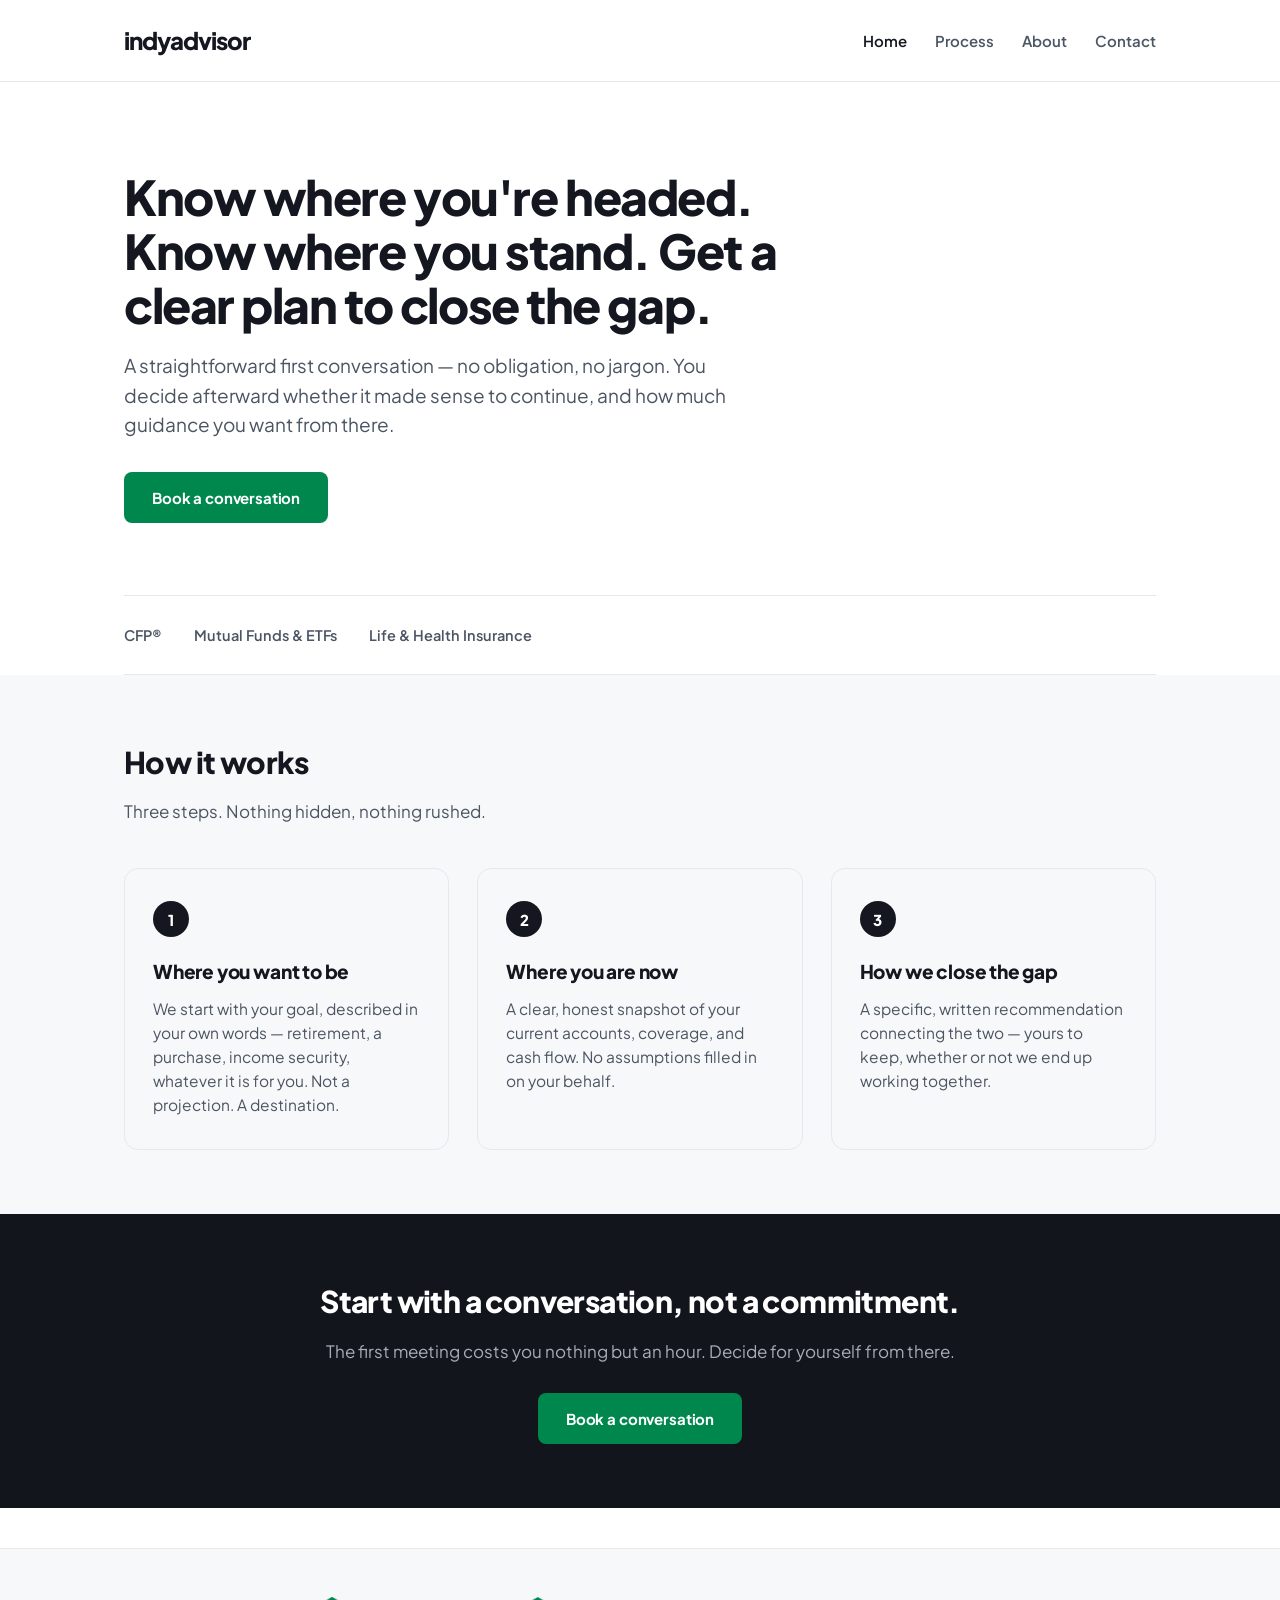
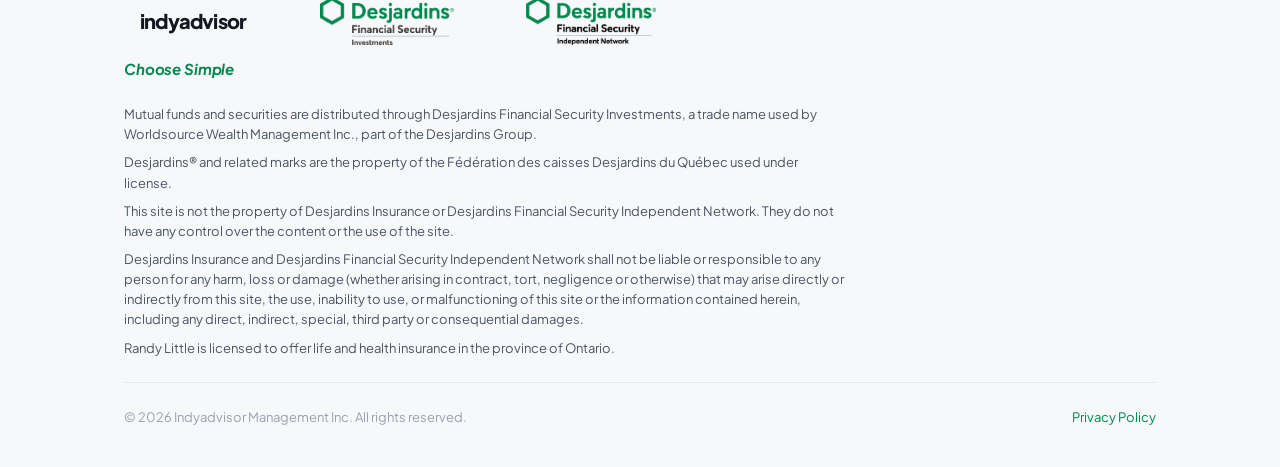
<file: index.html>
<!doctype html>
<html lang="en">
<head>
<meta charset="utf-8">
<meta name="viewport" content="width=device-width, initial-scale=1">
<title>Indyadvisor Management Inc. — Financial planning, clearly</title>
<meta name="description" content="A clear starting point: where you want to be, where you are today, and a specific plan to close the gap. CFP®, mutual funds &amp; ETFs, and insurance licensed in Ontario.">
<link rel="preconnect" href="https://fonts.googleapis.com">
<link rel="stylesheet" href="https://fonts.googleapis.com/css2?family=Plus+Jakarta+Sans:wght@500;600;700;800&display=swap">
<link rel="stylesheet" href="styles.css">
</head>
<body>

<div class="intro-overlay" aria-hidden="true">
  <svg class="intro-sketch" viewBox="0 0 370 280" aria-hidden="true">
    <path class="sketch-circle sketch-b" d="M 354.79,55.00 C 354.81,59.88 352.67,65.13 350.50,69.69 C 348.34,74.24 345.52,78.84 341.80,82.33 C 338.07,85.83 333.14,89.22 328.14,90.66 C 323.14,92.10 317.33,91.67 311.79,90.97 C 306.25,90.27 299.31,89.68 294.90,86.47 C 290.49,83.26 286.49,76.94 285.34,71.69 C 284.19,66.45 286.96,60.06 288.01,55.00 C 289.06,49.94 289.83,45.76 291.63,41.34 C 293.43,36.91 295.52,32.39 298.83,28.45 C 302.14,24.51 306.41,20.07 311.49,17.71 C 316.57,15.36 324.00,12.97 329.28,14.35 C 334.56,15.72 339.66,21.61 343.17,25.95 C 346.68,30.29 348.40,35.55 350.34,40.39 C 352.28,45.23 354.76,50.12 354.79,55.00 Z"/>
    <text class="sketch-label sketch-label-b" x="320" y="51" text-anchor="middle"><tspan x="320" dy="0">want</tspan><tspan x="320" dy="12">to be</tspan></text>

    <path class="sketch-circle sketch-a" d="M 94.77,225.00 C 94.61,230.61 92.60,237.21 89.47,241.60 C 86.35,245.99 80.66,249.31 76.02,251.35 C 71.37,253.39 66.37,252.63 61.58,253.85 C 56.80,255.07 52.48,258.38 47.31,258.68 C 42.14,258.98 35.10,258.46 30.56,255.65 C 26.01,252.84 22.35,246.94 20.04,241.84 C 17.73,236.73 16.14,230.35 16.69,225.00 C 17.24,219.65 20.47,214.18 23.33,209.75 C 26.18,205.32 29.86,201.68 33.82,198.44 C 37.78,195.19 42.31,191.27 47.08,190.28 C 51.84,189.30 57.51,191.24 62.41,192.54 C 67.30,193.84 71.78,195.53 76.45,198.10 C 81.13,200.66 87.42,203.44 90.47,207.92 C 93.52,212.40 94.94,219.39 94.77,225.00 Z"/>
    <text class="sketch-label sketch-label-a" x="55" y="221" text-anchor="middle"><tspan x="55" dy="0">where</tspan><tspan x="55" dy="12">you are</tspan></text>

    <path class="sketch-line" d="M 83.00,206.00 C 89.21,202.93 108.22,194.33 120.24,187.56 C 132.25,180.78 143.80,173.26 155.10,165.34 C 166.40,157.42 177.13,148.60 188.03,140.05 C 198.94,131.50 209.12,121.82 220.53,114.07 C 231.93,106.31 244.37,100.21 256.45,93.53 C 268.53,86.85 286.91,77.25 293.00,74.00"/>
  </svg>
</div>

<header class="site">
  <div class="wrap">
    <a href="index.html" class="logo">indyadvisor</a>
    <nav class="main">
      <a href="index.html" class="current">Home</a>
      <a href="process.html">Process</a>
      <a href="about.html">About</a>
      <a href="contact.html">Contact</a>
    </nav>
  </div>
</header>

<section class="hero">
  <div class="wrap">
    <h1>Know where you're headed. Know where you stand. Get a clear plan to close the gap.</h1>
    <p class="lead">A straightforward first conversation — no obligation, no jargon. You decide afterward whether it made sense to continue, and how much guidance you want from there.</p>
    <a class="btn btn-primary" href="contact.html">Book a conversation</a>
  </div>
</section>

<div class="wrap">
  <div class="trust-bar">
    <span>CFP&reg;</span>
    <span>Mutual Funds &amp; ETFs</span>
    <span>Life &amp; Health Insurance</span>
  </div>
</div>

<section class="alt">
  <div class="wrap">
    <h2 class="section-title">How it works</h2>
    <p class="section-sub">Three steps. Nothing hidden, nothing rushed.</p>
    <div class="steps">
      <div class="step">
        <span class="num">1</span>
        <h3>Where you want to be</h3>
        <p>We start with your goal, described in your own words — retirement, a purchase, income security, whatever it is for you. Not a projection. A destination.</p>
      </div>
      <div class="step">
        <span class="num">2</span>
        <h3>Where you are now</h3>
        <p>A clear, honest snapshot of your current accounts, coverage, and cash flow. No assumptions filled in on your behalf.</p>
      </div>
      <div class="step">
        <span class="num">3</span>
        <h3>How we close the gap</h3>
        <p>A specific, written recommendation connecting the two — yours to keep, whether or not we end up working together.</p>
      </div>
    </div>
  </div>
</section>

<section class="cta-band">
  <div class="wrap">
    <h2>Start with a conversation, not a commitment.</h2>
    <p>The first meeting costs you nothing but an hour. Decide for yourself from there.</p>
    <a class="btn btn-primary" href="contact.html">Book a conversation</a>
  </div>
</section>

<footer class="site">
  <div class="wrap">
    <div class="footer-logos">
      <div class="logo-slot real">indyadvisor</div>
      <div class="logo-slot real"><img src="assets/dfsi-logo.png" alt="Desjardins Financial Security Investments"></div>
      <div class="logo-slot real"><img src="assets/dfsin-logo.png" alt="Desjardins Financial Security Independent Network"></div>
    </div>
    <p class="footer-tagline">Choose Simple</p>
    <div class="disclosures">
      <p>Mutual funds and securities are distributed through Desjardins Financial Security Investments, a trade name used by Worldsource Wealth Management Inc., part of the Desjardins Group.</p>
      <p>Desjardins&reg; and related marks are the property of the F&eacute;d&eacute;ration des caisses Desjardins du Qu&eacute;bec used under license.</p>
      <p>This site is not the property of Desjardins Insurance or Desjardins Financial Security Independent Network. They do not have any control over the content or the use of the site.</p>
      <p>Desjardins Insurance and Desjardins Financial Security Independent Network shall not be liable or responsible to any person for any harm, loss or damage (whether arising in contract, tort, negligence or otherwise) that may arise directly or indirectly from this site, the use, inability to use, or malfunctioning of this site or the information contained herein, including any direct, indirect, special, third party or consequential damages.</p>
      <p>Randy Little is licensed to offer life and health insurance in the province of Ontario.</p>
    </div>
    <div class="footer-bottom">
      <span>&copy; 2026 Indyadvisor Management Inc. All rights reserved.</span>
      <a href="privacy-policy.html">Privacy Policy</a>
    </div>
  </div>
</footer>

</body>
</html>
</file>
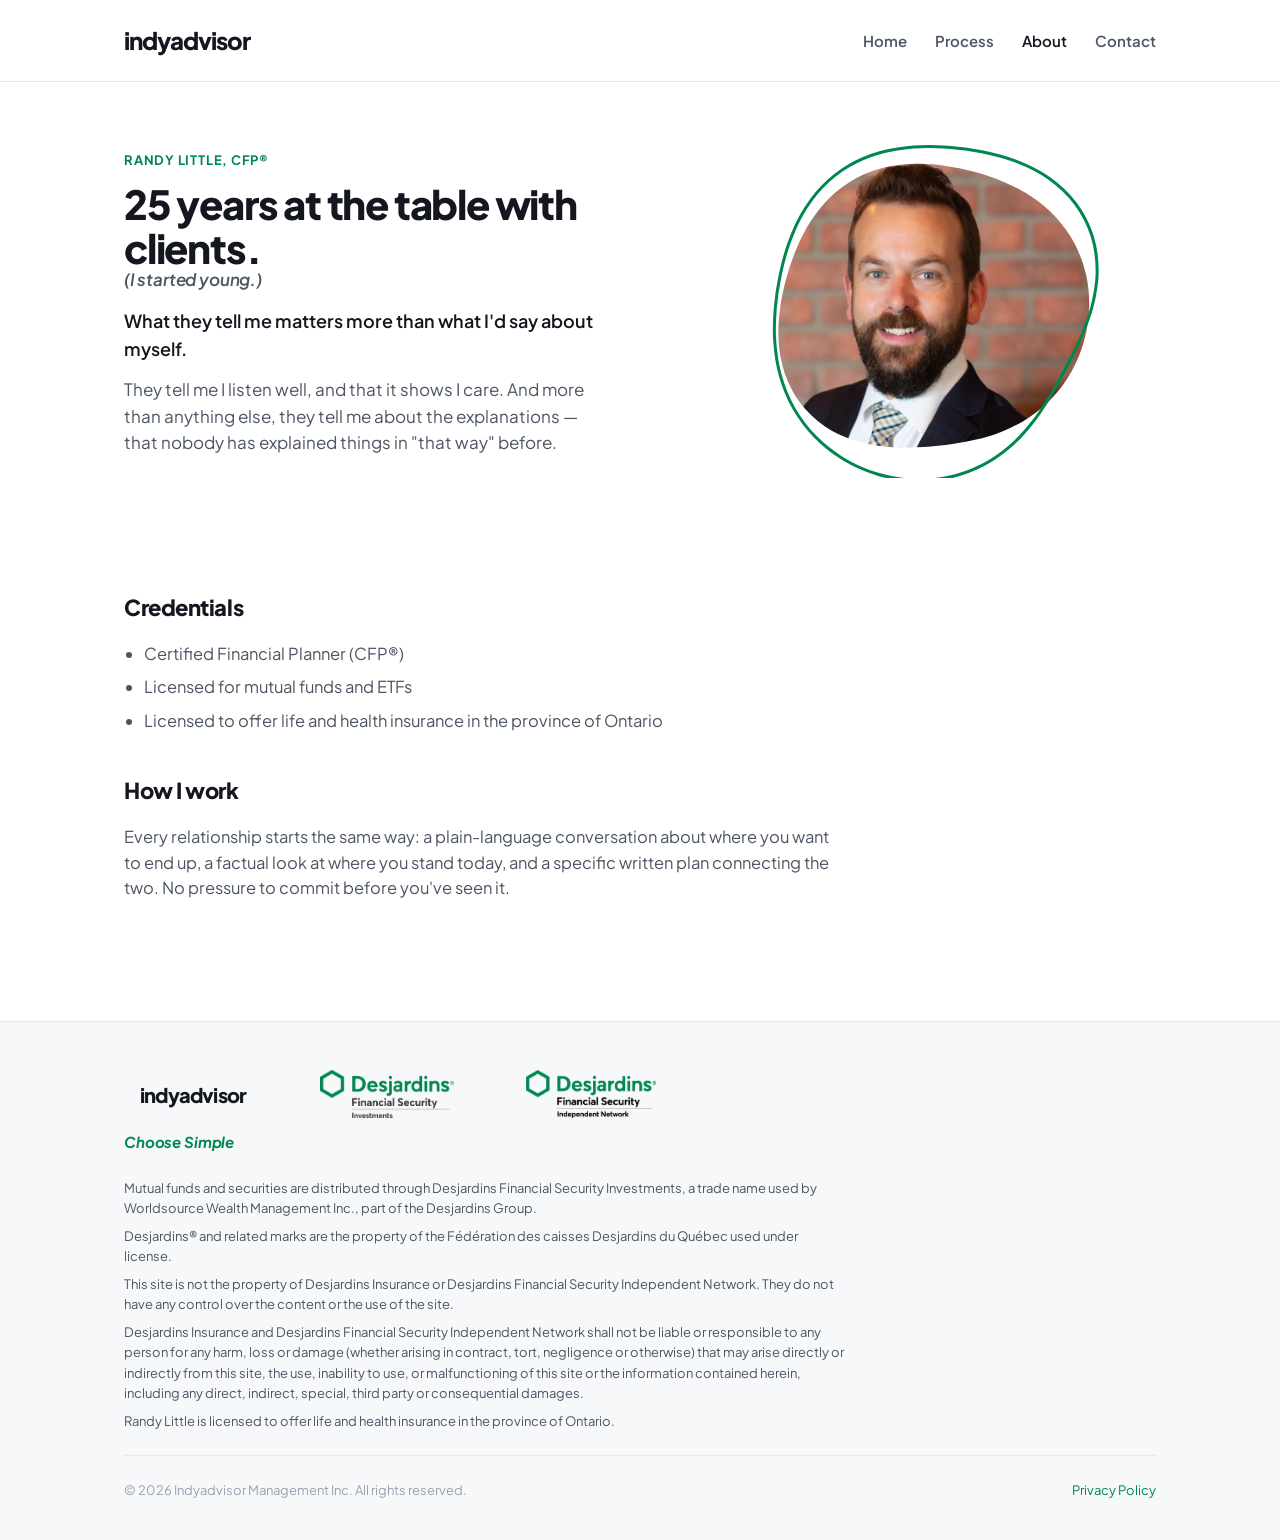
<file: about.html>
<!doctype html>
<html lang="en">
<head>
<meta charset="utf-8">
<meta name="viewport" content="width=device-width, initial-scale=1">
<title>About — Indyadvisor Management Inc.</title>
<meta name="description" content="Randy Little, CFP — mutual funds, ETFs, and life &amp; health insurance licensed in Ontario.">
<link rel="preconnect" href="https://fonts.googleapis.com">
<link rel="stylesheet" href="https://fonts.googleapis.com/css2?family=Plus+Jakarta+Sans:wght@500;600;700;800&display=swap">
<link rel="stylesheet" href="styles.css">
</head>
<body>

<header class="site">
  <div class="wrap">
    <a href="index.html" class="logo">indyadvisor</a>
    <nav class="main">
      <a href="index.html">Home</a>
      <a href="process.html">Process</a>
      <a href="about.html" class="current">About</a>
      <a href="contact.html">Contact</a>
    </nav>
  </div>
</header>

<section class="about-hero-section">
  <div class="wrap">
    <div class="about-hero">
      <div class="about-intro">
        <span class="kicker">Randy Little, CFP&reg;</span>
        <h1>25 years at the table with clients.<span class="wink">(I started young.)</span></h1>
        <p class="quote-ish">What they tell me matters more than what I'd say about myself.</p>
        <p>They tell me I listen well, and that it shows I care. And more than anything else, they tell me about the explanations — that nobody has explained things in "that way" before.</p>
      </div>
      <div class="about-photo-wrap">
        <svg class="about-photo-svg" viewBox="0 0 340 340" role="img" aria-label="Randy Little, CFP">
          <defs>
            <clipPath id="photoClip" clipPathUnits="userSpaceOnUse">
              <path d="M 328.17,170.00 C 327.85,180.92 326.07,192.11 323.20,202.56 C 320.33,213.02 316.11,223.38 310.95,232.75 C 305.79,242.13 299.34,251.06 292.24,258.81 C 285.15,266.56 276.87,273.49 268.38,279.26 C 259.88,285.03 250.51,289.64 241.27,293.45 C 232.03,297.26 222.41,299.86 212.93,302.12 C 203.45,304.38 193.99,305.79 184.40,307.00 C 174.80,308.20 165.26,309.08 155.35,309.36 C 145.44,309.63 135.25,309.80 124.95,308.65 C 114.65,307.50 103.75,305.87 93.53,302.45 C 83.31,299.03 72.68,294.37 63.64,288.13 C 54.60,281.88 45.93,273.81 39.27,264.98 C 32.61,256.15 27.31,245.57 23.70,235.14 C 20.09,224.70 18.38,213.24 17.62,202.39 C 16.86,191.53 17.81,180.51 19.14,170.00 C 20.47,159.49 22.84,149.27 25.60,139.31 C 28.36,129.34 31.62,119.62 35.68,110.20 C 39.74,100.78 44.30,91.39 49.97,82.79 C 55.65,74.20 62.22,65.74 69.73,58.64 C 77.25,51.55 85.98,45.11 95.07,40.22 C 104.17,35.33 114.33,31.72 124.29,29.32 C 134.25,26.91 144.74,26.02 154.84,25.79 C 164.95,25.56 175.04,26.55 184.93,27.92 C 194.82,29.30 204.53,31.38 214.18,34.04 C 223.82,36.70 233.46,39.79 242.82,43.88 C 252.18,47.97 261.66,52.66 270.34,58.56 C 279.01,64.46 287.62,71.38 294.86,79.28 C 302.11,87.18 308.75,96.35 313.80,105.98 C 318.85,115.60 322.75,126.35 325.14,137.02 C 327.54,147.69 328.49,159.08 328.17,170.00 Z"/>
            </clipPath>
          </defs>
          <image href="assets/headshot.jpg" x="10" y="-5" width="320" height="449.6" clip-path="url(#photoClip)" preserveAspectRatio="xMidYMid slice"/>
          <path class="photo-outline" d="M 330.67,170.00 C 327.80,181.16 323.24,191.65 318.95,201.66 C 314.65,211.67 309.77,220.84 304.92,230.07 C 300.06,239.30 295.28,248.16 289.82,257.06 C 284.37,265.96 278.87,275.00 272.17,283.47 C 265.47,291.95 258.13,300.59 249.63,307.92 C 241.12,315.25 231.46,322.22 221.16,327.45 C 210.85,332.68 199.34,336.87 187.80,339.32 C 176.25,341.77 163.86,342.73 151.90,342.17 C 139.95,341.61 127.61,339.44 116.08,335.94 C 104.55,332.44 93.04,327.39 82.72,321.17 C 72.40,314.96 62.51,307.22 54.15,298.67 C 45.79,290.12 38.37,280.12 32.54,269.87 C 26.72,259.62 22.33,248.25 19.19,237.14 C 16.05,226.04 14.53,214.41 13.72,203.22 C 12.90,192.03 13.41,180.88 14.29,170.00 C 15.18,159.12 16.83,148.48 19.03,137.91 C 21.23,127.33 23.83,116.83 27.49,106.55 C 31.15,96.27 35.37,85.84 40.97,76.26 C 46.57,66.67 53.25,57.10 61.07,49.02 C 68.89,40.94 78.16,33.54 87.89,27.79 C 97.63,22.04 108.62,17.66 119.48,14.52 C 130.35,11.38 141.84,9.84 153.07,8.95 C 164.31,8.05 175.62,8.36 186.91,9.15 C 198.19,9.93 209.48,11.33 220.80,13.66 C 232.11,15.99 243.73,18.77 254.80,23.12 C 265.87,27.48 277.34,32.77 287.24,39.79 C 297.14,46.81 306.86,55.51 314.18,65.24 C 321.51,74.98 327.54,86.65 331.21,98.23 C 334.87,109.80 336.25,122.72 336.16,134.68 C 336.07,146.64 333.54,158.84 330.67,170.00 Z"/>
        </svg>
      </div>
    </div>
  </div>
</section>

<div class="wrap">
  <div class="content-block">
    <h2>Credentials</h2>
    <ul>
      <li>Certified Financial Planner (CFP&reg;)</li>
      <li>Licensed for mutual funds and ETFs</li>
      <li>Licensed to offer life and health insurance in the province of Ontario</li>
    </ul>

    <h2>How I work</h2>
    <p>Every relationship starts the same way: a plain-language conversation about where you want to end up, a factual look at where you stand today, and a specific written plan connecting the two. No pressure to commit before you've seen it.</p>
  </div>
</div>

<footer class="site">
  <div class="wrap">
    <div class="footer-logos">
      <div class="logo-slot real">indyadvisor</div>
      <div class="logo-slot real"><img src="assets/dfsi-logo.png" alt="Desjardins Financial Security Investments"></div>
      <div class="logo-slot real"><img src="assets/dfsin-logo.png" alt="Desjardins Financial Security Independent Network"></div>
    </div>
    <p class="footer-tagline">Choose Simple</p>
    <div class="disclosures">
      <p>Mutual funds and securities are distributed through Desjardins Financial Security Investments, a trade name used by Worldsource Wealth Management Inc., part of the Desjardins Group.</p>
      <p>Desjardins&reg; and related marks are the property of the F&eacute;d&eacute;ration des caisses Desjardins du Qu&eacute;bec used under license.</p>
      <p>This site is not the property of Desjardins Insurance or Desjardins Financial Security Independent Network. They do not have any control over the content or the use of the site.</p>
      <p>Desjardins Insurance and Desjardins Financial Security Independent Network shall not be liable or responsible to any person for any harm, loss or damage (whether arising in contract, tort, negligence or otherwise) that may arise directly or indirectly from this site, the use, inability to use, or malfunctioning of this site or the information contained herein, including any direct, indirect, special, third party or consequential damages.</p>
      <p>Randy Little is licensed to offer life and health insurance in the province of Ontario.</p>
    </div>
    <div class="footer-bottom">
      <span>&copy; 2026 Indyadvisor Management Inc. All rights reserved.</span>
      <a href="privacy-policy.html">Privacy Policy</a>
    </div>
  </div>
</footer>

</body>
</html>
</file>
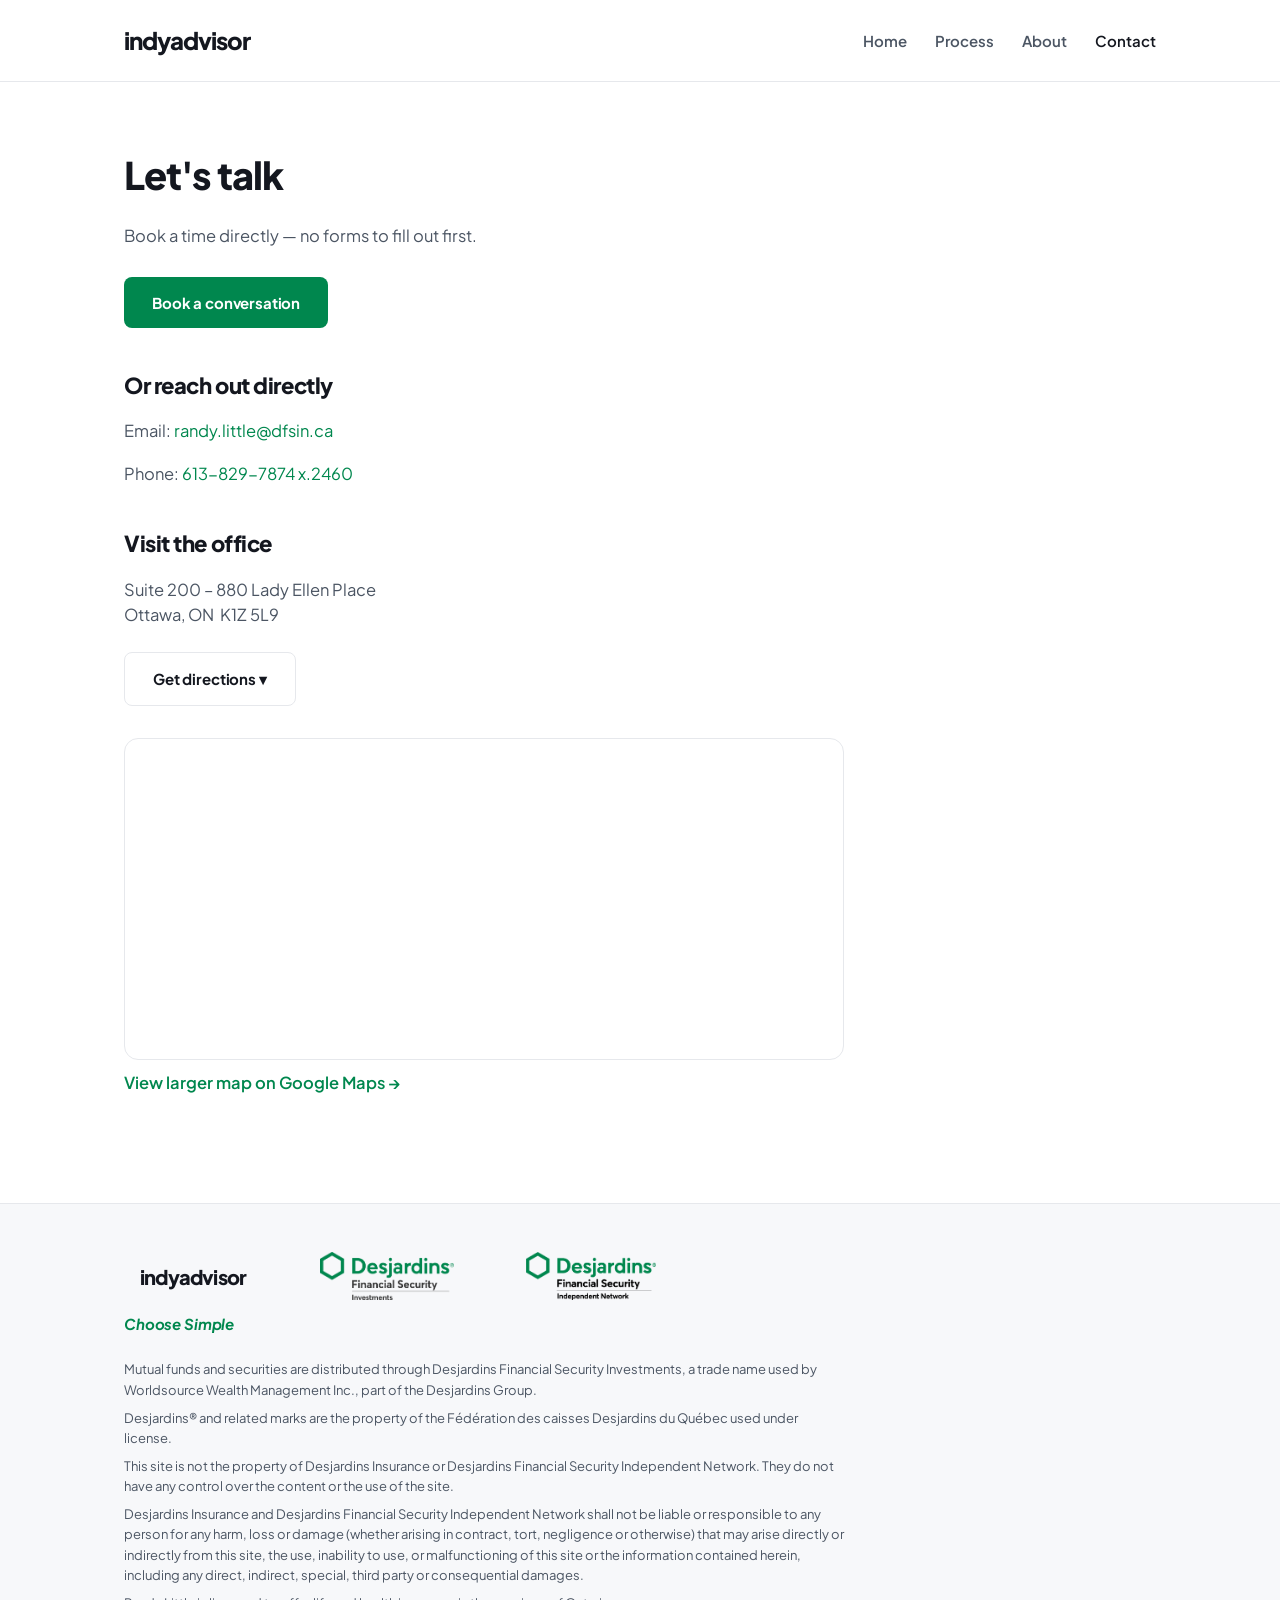
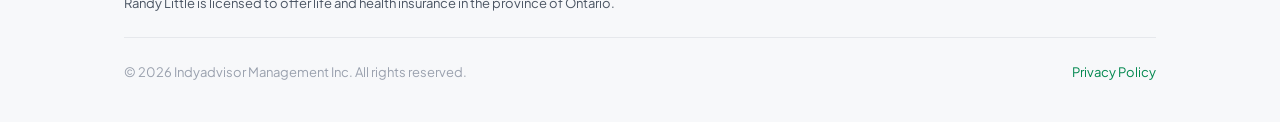
<file: contact.html>
<!doctype html>
<html lang="en">
<head>
<meta charset="utf-8">
<meta name="viewport" content="width=device-width, initial-scale=1">
<title>Contact — Indyadvisor Management Inc.</title>
<meta name="description" content="Book a conversation with Randy Little, CFP.">
<link rel="preconnect" href="https://fonts.googleapis.com">
<link rel="stylesheet" href="https://fonts.googleapis.com/css2?family=Plus+Jakarta+Sans:wght@500;600;700;800&display=swap">
<link rel="stylesheet" href="styles.css">
</head>
<body>

<header class="site">
  <div class="wrap">
    <a href="index.html" class="logo">indyadvisor</a>
    <nav class="main">
      <a href="index.html">Home</a>
      <a href="process.html">Process</a>
      <a href="about.html">About</a>
      <a href="contact.html" class="current">Contact</a>
    </nav>
  </div>
</header>

<div class="wrap">
  <div class="content-block">
    <h1>Let's talk</h1>
    <p>Book a time directly — no forms to fill out first.</p>
    <p style="margin: 28px 0;">
      <a class="btn btn-primary" href="https://outlook.office365.com/owa/calendar/RandyLittleCFP@sfl.ca/bookings/" target="_blank" rel="noopener">Book a conversation</a>
    </p>

    <h2>Or reach out directly</h2>
    <p>Email: <a href="mailto:randy.little@dfsin.ca">randy.little@dfsin.ca</a></p>
    <p>Phone: <a href="tel:+16138297874,,2460">613-829-7874 x.2460</a></p>

    <h2>Visit the office</h2>
    <p>Suite 200 &ndash; 880 Lady Ellen Place<br>Ottawa, ON&nbsp; K1Z 5L9</p>

    <details class="directions-menu">
      <summary class="btn btn-ghost">Get directions &#9662;</summary>
      <div class="directions-options">
        <a href="https://www.google.com/maps/dir/?api=1&destination=880%20Lady%20Ellen%20Place%2C%20Ottawa%2C%20ON%20K1Z%205L9&destination_place_id=ChIJmz3BwpcGzkwRXnud7DyW1rM" target="_blank" rel="noopener">Google Maps</a>
        <a href="https://maps.apple.com/?daddr=880%20Lady%20Ellen%20Place%2C%20Ottawa%2C%20ON%20K1Z%205L9&dirflg=d" target="_blank" rel="noopener">Apple Maps</a>
        <a href="https://waze.com/ul?q=880%20Lady%20Ellen%20Place%2C%20Ottawa%2C%20ON%20K1Z%205L9&navigate=yes" target="_blank" rel="noopener">Waze</a>
      </div>
    </details>

    <div class="map-embed">
      <iframe
        src="https://www.google.com/maps?q=place_id:ChIJmz3BwpcGzkwRXnud7DyW1rM&output=embed"
        width="100%" height="320" style="border:0;" loading="lazy"
        referrerpolicy="no-referrer-when-downgrade"
        title="Map showing 880 Lady Ellen Place, Ottawa">
      </iframe>
    </div>
    <p class="map-fallback-link">
      <a href="https://www.google.com/maps/place/?q=place_id:ChIJmz3BwpcGzkwRXnud7DyW1rM" target="_blank" rel="noopener">View larger map on Google Maps &#8594;</a>
    </p>
  </div>
</div>

<footer class="site">
  <div class="wrap">
    <div class="footer-logos">
      <div class="logo-slot real">indyadvisor</div>
      <div class="logo-slot real"><img src="assets/dfsi-logo.png" alt="Desjardins Financial Security Investments"></div>
      <div class="logo-slot real"><img src="assets/dfsin-logo.png" alt="Desjardins Financial Security Independent Network"></div>
    </div>
    <p class="footer-tagline">Choose Simple</p>
    <div class="disclosures">
      <p>Mutual funds and securities are distributed through Desjardins Financial Security Investments, a trade name used by Worldsource Wealth Management Inc., part of the Desjardins Group.</p>
      <p>Desjardins&reg; and related marks are the property of the F&eacute;d&eacute;ration des caisses Desjardins du Qu&eacute;bec used under license.</p>
      <p>This site is not the property of Desjardins Insurance or Desjardins Financial Security Independent Network. They do not have any control over the content or the use of the site.</p>
      <p>Desjardins Insurance and Desjardins Financial Security Independent Network shall not be liable or responsible to any person for any harm, loss or damage (whether arising in contract, tort, negligence or otherwise) that may arise directly or indirectly from this site, the use, inability to use, or malfunctioning of this site or the information contained herein, including any direct, indirect, special, third party or consequential damages.</p>
      <p>Randy Little is licensed to offer life and health insurance in the province of Ontario.</p>
    </div>
    <div class="footer-bottom">
      <span>&copy; 2026 Indyadvisor Management Inc. All rights reserved.</span>
      <a href="privacy-policy.html">Privacy Policy</a>
    </div>
  </div>
</footer>

</body>
</html>
</file>
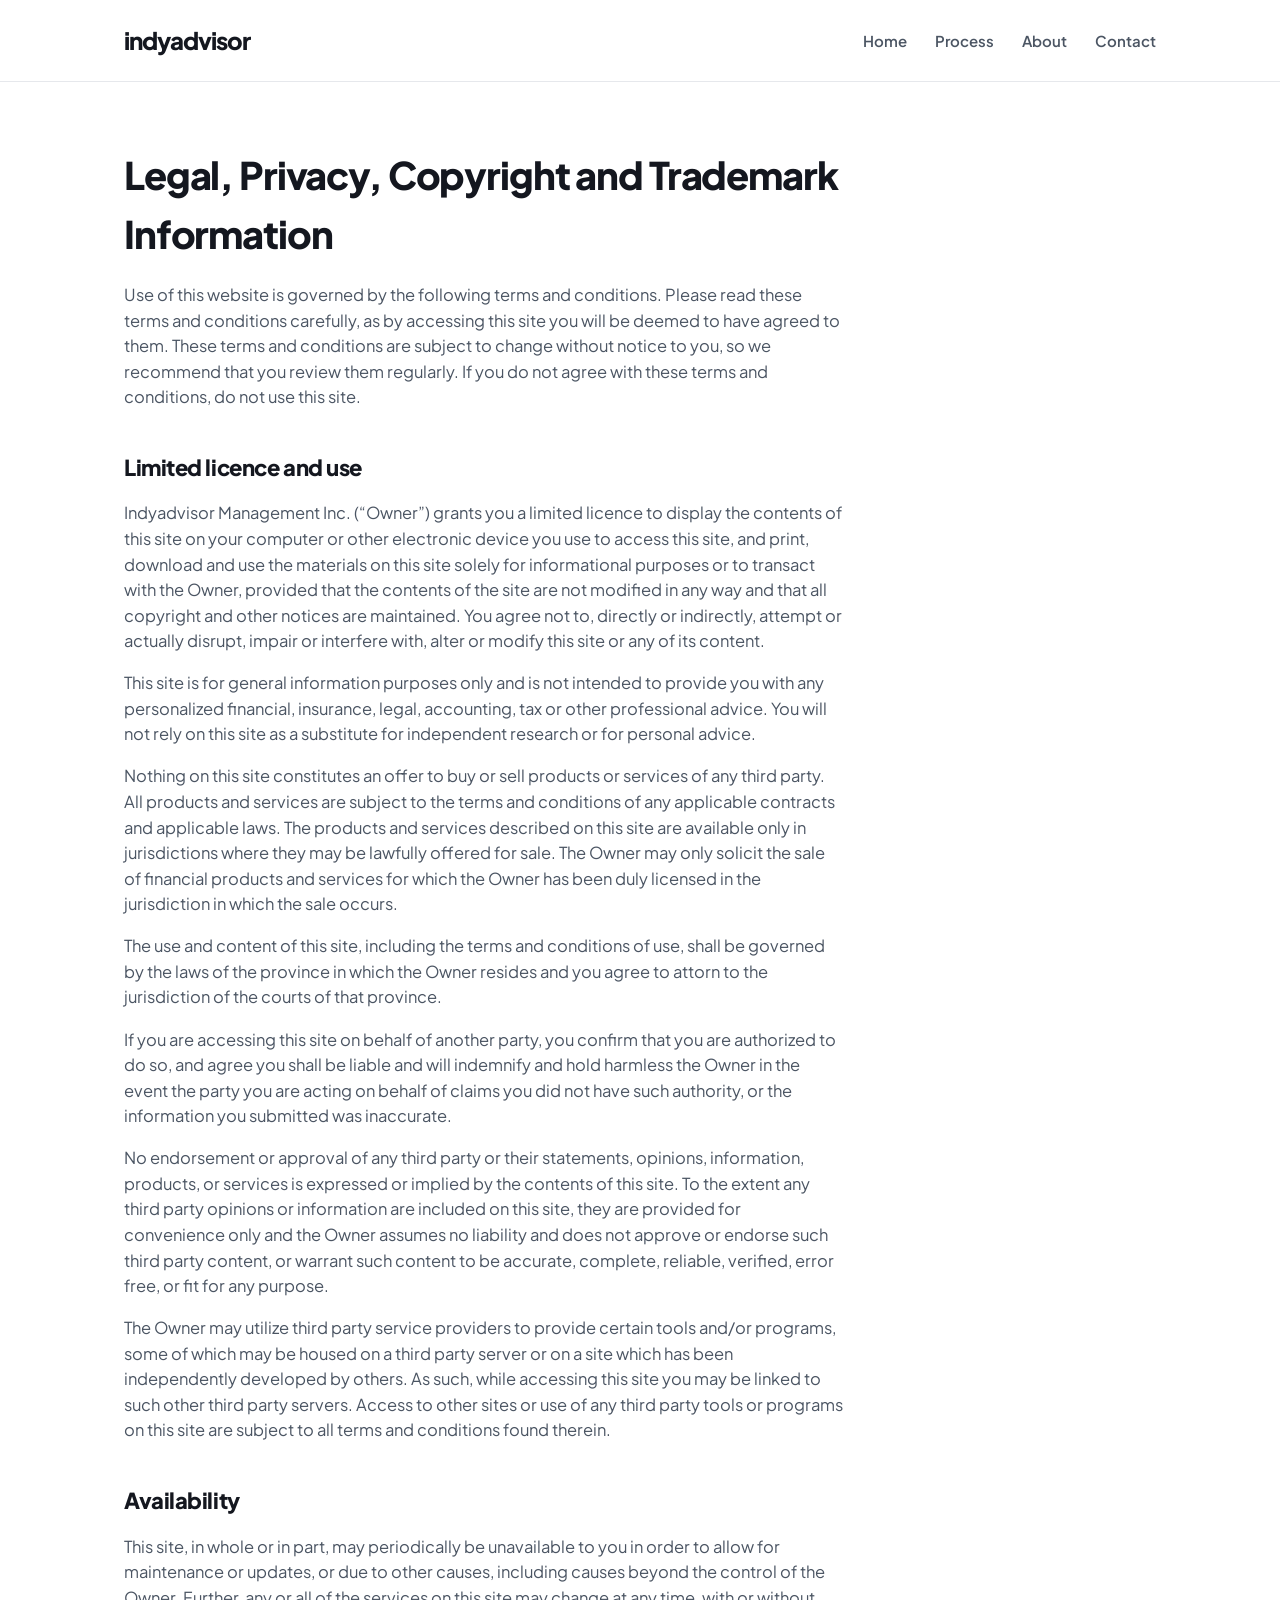
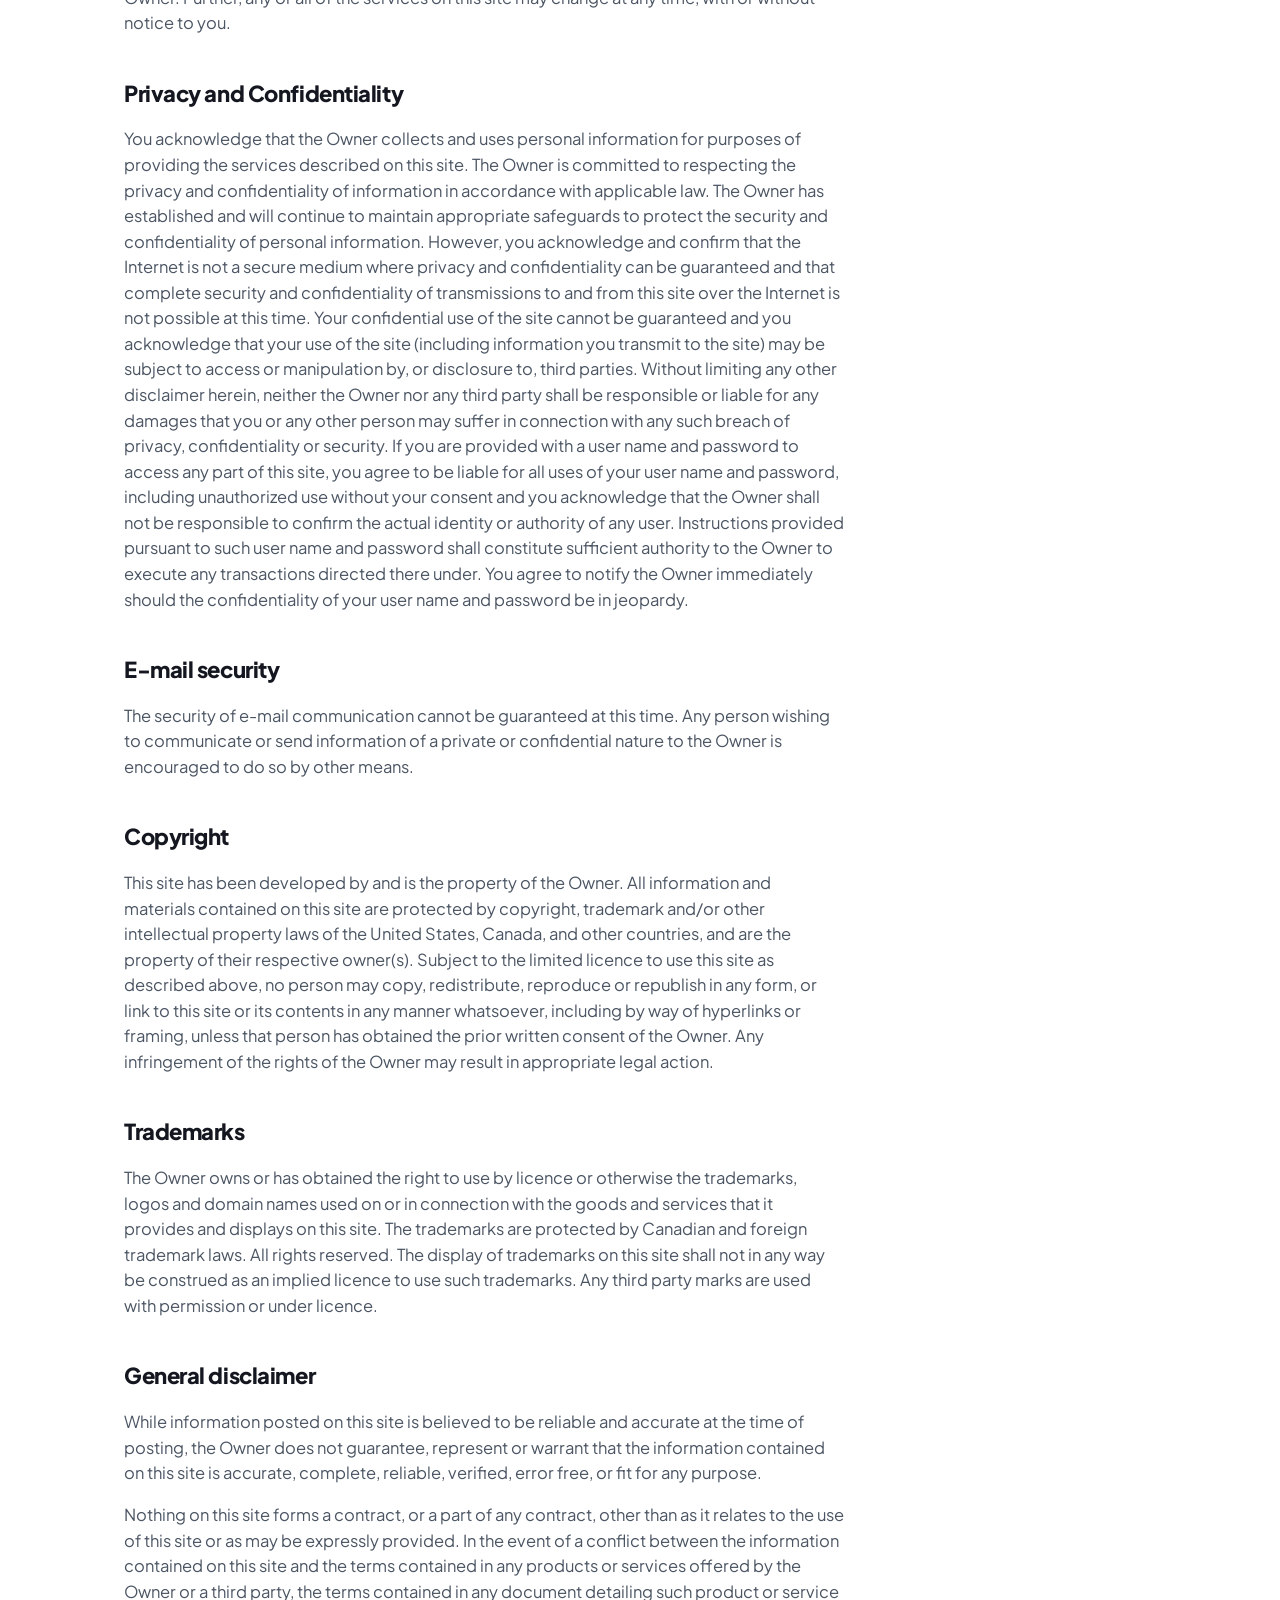
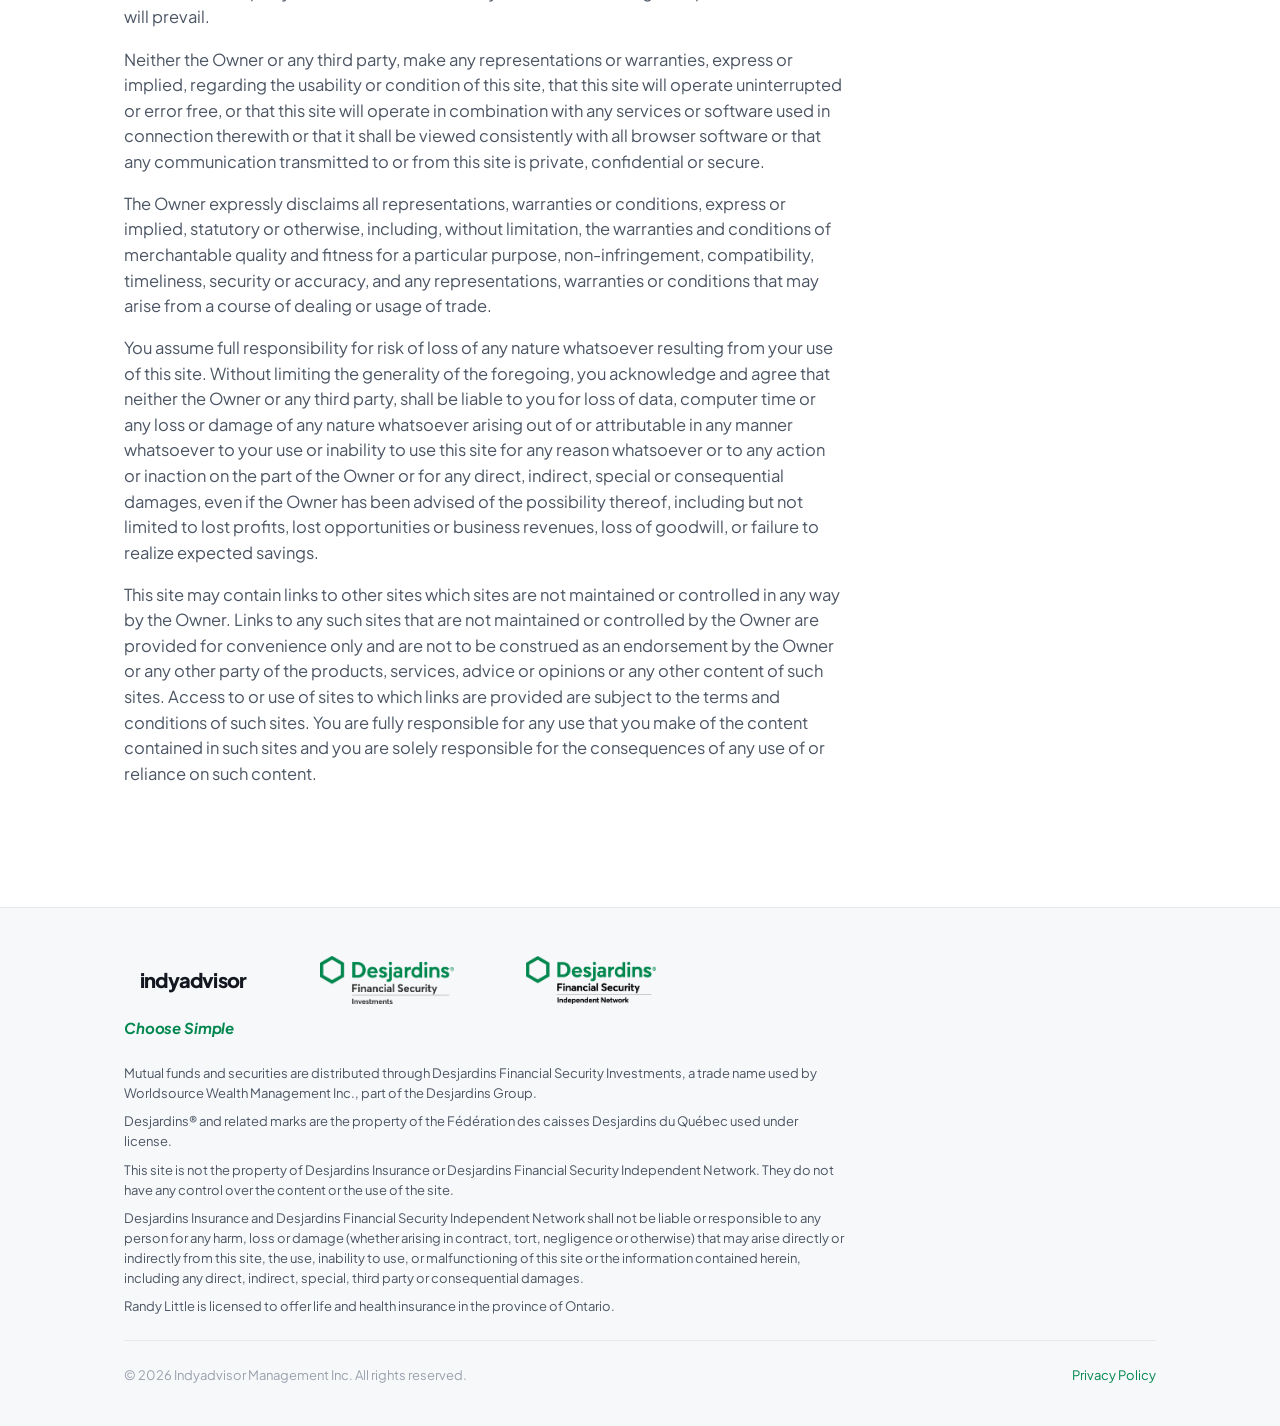
<file: privacy-policy.html>
<!doctype html>
<html lang="en">
<head>
<meta charset="utf-8">
<meta name="viewport" content="width=device-width, initial-scale=1">
<title>Legal, Privacy, Copyright and Trademark Information — Indyadvisor Management Inc.</title>
<link rel="preconnect" href="https://fonts.googleapis.com">
<link rel="stylesheet" href="https://fonts.googleapis.com/css2?family=Plus+Jakarta+Sans:wght@500;600;700;800&display=swap">
<link rel="stylesheet" href="styles.css">
</head>
<body>

<header class="site">
  <div class="wrap">
    <a href="index.html" class="logo">indyadvisor</a>
    <nav class="main">
      <a href="index.html">Home</a>
      <a href="process.html">Process</a>
      <a href="about.html">About</a>
      <a href="contact.html">Contact</a>
    </nav>
  </div>
</header>

<div class="wrap">
  <div class="content-block">
    <h1>Legal, Privacy, Copyright and Trademark Information</h1>
    <p>Use of this website is governed by the following terms and conditions. Please read these terms and conditions carefully, as by accessing this site you will be deemed to have agreed to them. These terms and conditions are subject to change without notice to you, so we recommend that you review them regularly. If you do not agree with these terms and conditions, do not use this site.</p>

    <h2>Limited licence and use</h2>
    <p>Indyadvisor Management Inc. (&ldquo;Owner&rdquo;) grants you a limited licence to display the contents of this site on your computer or other electronic device you use to access this site, and print, download and use the materials on this site solely for informational purposes or to transact with the Owner, provided that the contents of the site are not modified in any way and that all copyright and other notices are maintained. You agree not to, directly or indirectly, attempt or actually disrupt, impair or interfere with, alter or modify this site or any of its content.</p>
    <p>This site is for general information purposes only and is not intended to provide you with any personalized financial, insurance, legal, accounting, tax or other professional advice. You will not rely on this site as a substitute for independent research or for personal advice.</p>
    <p>Nothing on this site constitutes an offer to buy or sell products or services of any third party. All products and services are subject to the terms and conditions of any applicable contracts and applicable laws. The products and services described on this site are available only in jurisdictions where they may be lawfully offered for sale. The Owner may only solicit the sale of financial products and services for which the Owner has been duly licensed in the jurisdiction in which the sale occurs.</p>
    <p>The use and content of this site, including the terms and conditions of use, shall be governed by the laws of the province in which the Owner resides and you agree to attorn to the jurisdiction of the courts of that province.</p>
    <p>If you are accessing this site on behalf of another party, you confirm that you are authorized to do so, and agree you shall be liable and will indemnify and hold harmless the Owner in the event the party you are acting on behalf of claims you did not have such authority, or the information you submitted was inaccurate.</p>
    <p>No endorsement or approval of any third party or their statements, opinions, information, products, or services is expressed or implied by the contents of this site. To the extent any third party opinions or information are included on this site, they are provided for convenience only and the Owner assumes no liability and does not approve or endorse such third party content, or warrant such content to be accurate, complete, reliable, verified, error free, or fit for any purpose.</p>
    <p>The Owner may utilize third party service providers to provide certain tools and/or programs, some of which may be housed on a third party server or on a site which has been independently developed by others. As such, while accessing this site you may be linked to such other third party servers. Access to other sites or use of any third party tools or programs on this site are subject to all terms and conditions found therein.</p>

    <h2>Availability</h2>
    <p>This site, in whole or in part, may periodically be unavailable to you in order to allow for maintenance or updates, or due to other causes, including causes beyond the control of the Owner. Further, any or all of the services on this site may change at any time, with or without notice to you.</p>

    <h2>Privacy and Confidentiality</h2>
    <p>You acknowledge that the Owner collects and uses personal information for purposes of providing the services described on this site. The Owner is committed to respecting the privacy and confidentiality of information in accordance with applicable law. The Owner has established and will continue to maintain appropriate safeguards to protect the security and confidentiality of personal information. However, you acknowledge and confirm that the Internet is not a secure medium where privacy and confidentiality can be guaranteed and that complete security and confidentiality of transmissions to and from this site over the Internet is not possible at this time. Your confidential use of the site cannot be guaranteed and you acknowledge that your use of the site (including information you transmit to the site) may be subject to access or manipulation by, or disclosure to, third parties. Without limiting any other disclaimer herein, neither the Owner nor any third party shall be responsible or liable for any damages that you or any other person may suffer in connection with any such breach of privacy, confidentiality or security. If you are provided with a user name and password to access any part of this site, you agree to be liable for all uses of your user name and password, including unauthorized use without your consent and you acknowledge that the Owner shall not be responsible to confirm the actual identity or authority of any user. Instructions provided pursuant to such user name and password shall constitute sufficient authority to the Owner to execute any transactions directed there under. You agree to notify the Owner immediately should the confidentiality of your user name and password be in jeopardy.</p>

    <h2>E-mail security</h2>
    <p>The security of e-mail communication cannot be guaranteed at this time. Any person wishing to communicate or send information of a private or confidential nature to the Owner is encouraged to do so by other means.</p>

    <h2>Copyright</h2>
    <p>This site has been developed by and is the property of the Owner. All information and materials contained on this site are protected by copyright, trademark and/or other intellectual property laws of the United States, Canada, and other countries, and are the property of their respective owner(s). Subject to the limited licence to use this site as described above, no person may copy, redistribute, reproduce or republish in any form, or link to this site or its contents in any manner whatsoever, including by way of hyperlinks or framing, unless that person has obtained the prior written consent of the Owner. Any infringement of the rights of the Owner may result in appropriate legal action.</p>

    <h2>Trademarks</h2>
    <p>The Owner owns or has obtained the right to use by licence or otherwise the trademarks, logos and domain names used on or in connection with the goods and services that it provides and displays on this site. The trademarks are protected by Canadian and foreign trademark laws. All rights reserved. The display of trademarks on this site shall not in any way be construed as an implied licence to use such trademarks. Any third party marks are used with permission or under licence.</p>

    <h2>General disclaimer</h2>
    <p>While information posted on this site is believed to be reliable and accurate at the time of posting, the Owner does not guarantee, represent or warrant that the information contained on this site is accurate, complete, reliable, verified, error free, or fit for any purpose.</p>
    <p>Nothing on this site forms a contract, or a part of any contract, other than as it relates to the use of this site or as may be expressly provided. In the event of a conflict between the information contained on this site and the terms contained in any products or services offered by the Owner or a third party, the terms contained in any document detailing such product or service will prevail.</p>
    <p>Neither the Owner or any third party, make any representations or warranties, express or implied, regarding the usability or condition of this site, that this site will operate uninterrupted or error free, or that this site will operate in combination with any services or software used in connection therewith or that it shall be viewed consistently with all browser software or that any communication transmitted to or from this site is private, confidential or secure.</p>
    <p>The Owner expressly disclaims all representations, warranties or conditions, express or implied, statutory or otherwise, including, without limitation, the warranties and conditions of merchantable quality and fitness for a particular purpose, non-infringement, compatibility, timeliness, security or accuracy, and any representations, warranties or conditions that may arise from a course of dealing or usage of trade.</p>
    <p>You assume full responsibility for risk of loss of any nature whatsoever resulting from your use of this site. Without limiting the generality of the foregoing, you acknowledge and agree that neither the Owner or any third party, shall be liable to you for loss of data, computer time or any loss or damage of any nature whatsoever arising out of or attributable in any manner whatsoever to your use or inability to use this site for any reason whatsoever or to any action or inaction on the part of the Owner or for any direct, indirect, special or consequential damages, even if the Owner has been advised of the possibility thereof, including but not limited to lost profits, lost opportunities or business revenues, loss of goodwill, or failure to realize expected savings.</p>
    <p>This site may contain links to other sites which sites are not maintained or controlled in any way by the Owner. Links to any such sites that are not maintained or controlled by the Owner are provided for convenience only and are not to be construed as an endorsement by the Owner or any other party of the products, services, advice or opinions or any other content of such sites. Access to or use of sites to which links are provided are subject to the terms and conditions of such sites. You are fully responsible for any use that you make of the content contained in such sites and you are solely responsible for the consequences of any use of or reliance on such content.</p>
  </div>
</div>

<footer class="site">
  <div class="wrap">
    <div class="footer-logos">
      <div class="logo-slot real">indyadvisor</div>
      <div class="logo-slot real"><img src="assets/dfsi-logo.png" alt="Desjardins Financial Security Investments"></div>
      <div class="logo-slot real"><img src="assets/dfsin-logo.png" alt="Desjardins Financial Security Independent Network"></div>
    </div>
    <p class="footer-tagline">Choose Simple</p>
    <div class="disclosures">
      <p>Mutual funds and securities are distributed through Desjardins Financial Security Investments, a trade name used by Worldsource Wealth Management Inc., part of the Desjardins Group.</p>
      <p>Desjardins&reg; and related marks are the property of the F&eacute;d&eacute;ration des caisses Desjardins du Qu&eacute;bec used under license.</p>
      <p>This site is not the property of Desjardins Insurance or Desjardins Financial Security Independent Network. They do not have any control over the content or the use of the site.</p>
      <p>Desjardins Insurance and Desjardins Financial Security Independent Network shall not be liable or responsible to any person for any harm, loss or damage (whether arising in contract, tort, negligence or otherwise) that may arise directly or indirectly from this site, the use, inability to use, or malfunctioning of this site or the information contained herein, including any direct, indirect, special, third party or consequential damages.</p>
      <p>Randy Little is licensed to offer life and health insurance in the province of Ontario.</p>
    </div>
    <div class="footer-bottom">
      <span>&copy; 2026 Indyadvisor Management Inc. All rights reserved.</span>
      <a href="privacy-policy.html">Privacy Policy</a>
    </div>
  </div>
</footer>

</body>
</html>
</file>
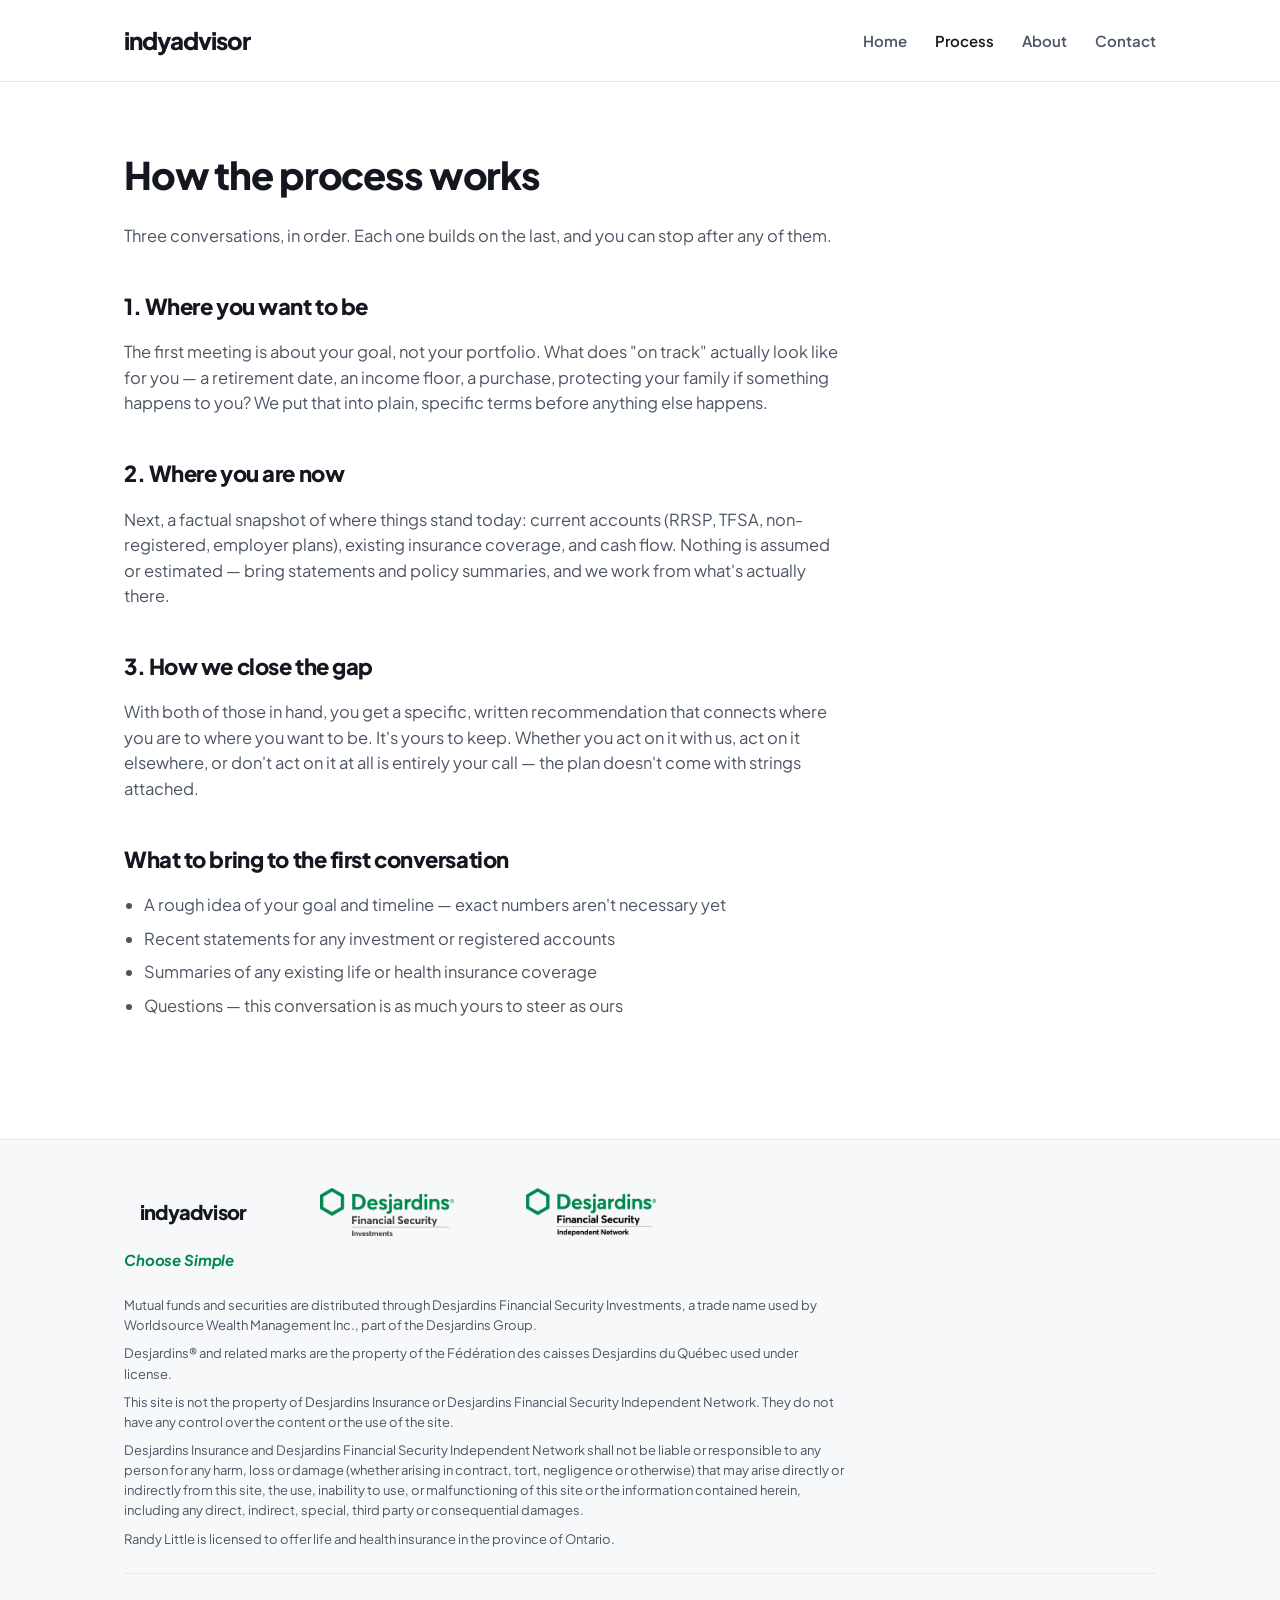
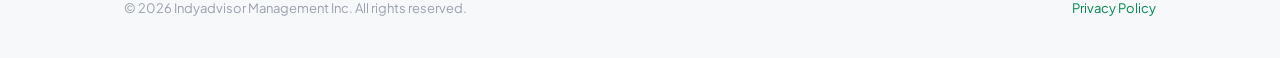
<file: process.html>
<!doctype html>
<html lang="en">
<head>
<meta charset="utf-8">
<meta name="viewport" content="width=device-width, initial-scale=1">
<title>Process — Indyadvisor Management Inc.</title>
<meta name="description" content="How the process works, step by step: define the goal, take a snapshot of where things stand, and build a plan to close the gap.">
<link rel="preconnect" href="https://fonts.googleapis.com">
<link rel="stylesheet" href="https://fonts.googleapis.com/css2?family=Plus+Jakarta+Sans:wght@500;600;700;800&display=swap">
<link rel="stylesheet" href="styles.css">
</head>
<body>

<header class="site">
  <div class="wrap">
    <a href="index.html" class="logo">indyadvisor</a>
    <nav class="main">
      <a href="index.html">Home</a>
      <a href="process.html" class="current">Process</a>
      <a href="about.html">About</a>
      <a href="contact.html">Contact</a>
    </nav>
  </div>
</header>

<div class="wrap">
  <div class="content-block">
    <h1>How the process works</h1>
    <p>Three conversations, in order. Each one builds on the last, and you can stop after any of them.</p>

    <h2>1. Where you want to be</h2>
    <p>The first meeting is about your goal, not your portfolio. What does "on track" actually look like for you — a retirement date, an income floor, a purchase, protecting your family if something happens to you? We put that into plain, specific terms before anything else happens.</p>

    <h2>2. Where you are now</h2>
    <p>Next, a factual snapshot of where things stand today: current accounts (RRSP, TFSA, non-registered, employer plans), existing insurance coverage, and cash flow. Nothing is assumed or estimated — bring statements and policy summaries, and we work from what's actually there.</p>

    <h2>3. How we close the gap</h2>
    <p>With both of those in hand, you get a specific, written recommendation that connects where you are to where you want to be. It's yours to keep. Whether you act on it with us, act on it elsewhere, or don't act on it at all is entirely your call — the plan doesn't come with strings attached.</p>

    <h2>What to bring to the first conversation</h2>
    <ul>
      <li>A rough idea of your goal and timeline — exact numbers aren't necessary yet</li>
      <li>Recent statements for any investment or registered accounts</li>
      <li>Summaries of any existing life or health insurance coverage</li>
      <li>Questions — this conversation is as much yours to steer as ours</li>
    </ul>
  </div>
</div>

<footer class="site">
  <div class="wrap">
    <div class="footer-logos">
      <div class="logo-slot real">indyadvisor</div>
      <div class="logo-slot real"><img src="assets/dfsi-logo.png" alt="Desjardins Financial Security Investments"></div>
      <div class="logo-slot real"><img src="assets/dfsin-logo.png" alt="Desjardins Financial Security Independent Network"></div>
    </div>
    <p class="footer-tagline">Choose Simple</p>
    <div class="disclosures">
      <p>Mutual funds and securities are distributed through Desjardins Financial Security Investments, a trade name used by Worldsource Wealth Management Inc., part of the Desjardins Group.</p>
      <p>Desjardins&reg; and related marks are the property of the F&eacute;d&eacute;ration des caisses Desjardins du Qu&eacute;bec used under license.</p>
      <p>This site is not the property of Desjardins Insurance or Desjardins Financial Security Independent Network. They do not have any control over the content or the use of the site.</p>
      <p>Desjardins Insurance and Desjardins Financial Security Independent Network shall not be liable or responsible to any person for any harm, loss or damage (whether arising in contract, tort, negligence or otherwise) that may arise directly or indirectly from this site, the use, inability to use, or malfunctioning of this site or the information contained herein, including any direct, indirect, special, third party or consequential damages.</p>
      <p>Randy Little is licensed to offer life and health insurance in the province of Ontario.</p>
    </div>
    <div class="footer-bottom">
      <span>&copy; 2026 Indyadvisor Management Inc. All rights reserved.</span>
      <a href="privacy-policy.html">Privacy Policy</a>
    </div>
  </div>
</footer>

</body>
</html>
</file>
<file: styles.css>
/* Indyadvisor Management Inc. — site stylesheet */

:root {
  --ink: #14171f;
  --ink-soft: #4b5563;
  --muted: #9aa1ae;
  --line: #e6e8ec;
  --bg: #ffffff;
  --bg-alt: #f7f8fa;
  --accent: #00874e;
  --accent-dark: #00693d;
  --dark-bg: #12151c;
  --max: 1080px;
}

* { box-sizing: border-box; }

html { scroll-behavior: smooth; }

body {
  margin: 0;
  font-family: 'Plus Jakarta Sans', -apple-system, BlinkMacSystemFont, 'Segoe UI', sans-serif;
  color: var(--ink);
  background: var(--bg);
  line-height: 1.55;
  -webkit-font-smoothing: antialiased;
}

a { color: var(--accent); text-decoration: none; }
a:hover { color: var(--accent-dark); }

.wrap {
  max-width: var(--max);
  margin: 0 auto;
  padding: 0 24px;
}

/* Header */
header.site {
  border-bottom: 1px solid var(--line);
  padding: 22px 0;
}
header.site .wrap {
  display: flex;
  align-items: center;
  justify-content: space-between;
  flex-wrap: wrap;
  gap: 16px;
}
.logo {
  font-weight: 800;
  font-size: 24px;
  letter-spacing: -0.04em;
  color: var(--ink);
  text-decoration: none;
}
.logo:hover { color: var(--ink); }
nav.main {
  display: flex;
  gap: 28px;
  flex-wrap: wrap;
}
nav.main a {
  color: var(--ink-soft);
  font-weight: 600;
  font-size: 15px;
}
nav.main a:hover { color: var(--ink); }
nav.main a.current { color: var(--ink); }

/* Buttons */
.btn {
  display: inline-block;
  padding: 14px 28px;
  border-radius: 8px;
  font-weight: 700;
  font-size: 15px;
  letter-spacing: -0.01em;
}
.btn-primary {
  background: var(--accent);
  color: #ffffff;
}
.btn-primary:hover { background: var(--accent-dark); color: #ffffff; }
.btn-ghost {
  border: 1px solid var(--line);
  color: var(--ink);
}
.btn-ghost:hover { border-color: var(--ink-soft); color: var(--ink); }

/* Hero */
.hero {
  padding: 88px 0 72px;
}
.hero h1 {
  font-size: 48px;
  font-weight: 800;
  letter-spacing: -0.03em;
  line-height: 1.12;
  margin: 0 0 20px;
  max-width: 760px;
}
.hero p.lead {
  font-size: 19px;
  color: var(--ink-soft);
  max-width: 620px;
  margin: 0 0 32px;
}

/* Intro overlay: full-screen whiteboard-style sketch that plays on page load, then fades to reveal the site. Same on mobile and desktop. */
.intro-overlay {
  position: fixed;
  inset: 0;
  background: #ffffff;
  display: flex;
  align-items: center;
  justify-content: center;
  z-index: 9999;
  animation: intro-fade-out 0.6s ease-in 3.0s forwards;
}
.intro-sketch {
  width: min(78vw, 440px);
  height: auto;
}
@keyframes intro-fade-out {
  0%   { opacity: 1; }
  99%  { opacity: 0; }
  100% { opacity: 0; visibility: hidden; pointer-events: none; }
}
@media (prefers-reduced-motion: reduce) {
  .intro-overlay { display: none; }
}
.sketch-circle {
  fill: none;
  stroke: var(--ink);
  stroke-width: 2.5;
  stroke-linecap: round;
  stroke-linejoin: round;
}
.sketch-line {
  fill: none;
  stroke: var(--accent);
  stroke-width: 2.75;
  stroke-linecap: round;
  stroke-linejoin: round;
}
.sketch-label {
  font-family: 'Plus Jakarta Sans', sans-serif;
  font-size: 10px;
  font-weight: 700;
  fill: var(--ink-soft);
  text-anchor: middle;
  opacity: 0;
}
.sketch-a {
  stroke-dasharray: 228;
  stroke-dashoffset: 228;
  animation: draw-stroke 0.6s ease-out 0.9s forwards;
}
.sketch-b {
  stroke-dasharray: 228;
  stroke-dashoffset: 228;
  animation: draw-stroke 0.6s ease-out 0.3s forwards;
}
.sketch-line {
  stroke-dasharray: 249;
  stroke-dashoffset: 249;
  animation: draw-stroke 0.7s ease-out 1.9s forwards;
}
.sketch-label-a {
  animation: sketch-fade-in 0.4s ease-out 1.3s forwards;
}
.sketch-label-b {
  animation: sketch-fade-in 0.4s ease-out 0.7s forwards;
}
@keyframes draw-stroke {
  to { stroke-dashoffset: 0; }
}
@keyframes sketch-fade-in {
  to { opacity: 1; }
}

/* Sections */
section { padding: 64px 0; }
section.alt { background: var(--bg-alt); }
h2.section-title {
  font-size: 30px;
  font-weight: 800;
  letter-spacing: -0.02em;
  margin: 0 0 12px;
}
p.section-sub {
  color: var(--ink-soft);
  font-size: 17px;
  max-width: 620px;
  margin: 0 0 44px;
}

/* Step cards */
.steps {
  display: grid;
  grid-template-columns: repeat(3, 1fr);
  gap: 28px;
}
@media (max-width: 760px) {
  .steps { grid-template-columns: 1fr; }
}
.step {
  border: 1px solid var(--line);
  border-radius: 14px;
  padding: 32px 28px;
}
.step .num {
  display: inline-flex;
  align-items: center;
  justify-content: center;
  width: 36px;
  height: 36px;
  border-radius: 999px;
  background: var(--ink);
  color: #fff;
  font-weight: 800;
  font-size: 15px;
  margin-bottom: 20px;
}
.step h3 {
  font-size: 19px;
  font-weight: 800;
  letter-spacing: -0.01em;
  margin: 0 0 10px;
}
.step p { color: var(--ink-soft); font-size: 15.5px; margin: 0; }

/* Trust bar */
.trust-bar {
  display: flex;
  flex-wrap: wrap;
  gap: 12px 32px;
  padding: 28px 0;
  border-top: 1px solid var(--line);
  border-bottom: 1px solid var(--line);
  color: var(--ink-soft);
  font-weight: 600;
  font-size: 14.5px;
}

/* CTA band */
.cta-band {
  background: var(--dark-bg);
  color: #fff;
  padding: 64px 0;
  text-align: center;
}
.cta-band h2 {
  font-size: 30px;
  font-weight: 800;
  letter-spacing: -0.02em;
  margin: 0 0 14px;
}
.cta-band p {
  color: #a7adb8;
  font-size: 17px;
  margin: 0 0 28px;
}

/* Contact page: directions menu + map */
.directions-menu {
  display: inline-block;
  margin: 8px 0 28px;
  position: relative;
}
.directions-menu summary {
  list-style: none;
  cursor: pointer;
}
.directions-menu summary::-webkit-details-marker { display: none; }
.directions-options {
  margin-top: 10px;
  display: flex;
  flex-direction: column;
  gap: 4px;
  padding: 10px;
  border: 1px solid var(--line);
  border-radius: 10px;
  background: var(--bg-alt);
  max-width: 220px;
}
.directions-options a {
  font-weight: 600;
  font-size: 14.5px;
  color: var(--ink);
  padding: 8px 10px;
  border-radius: 6px;
}
.directions-options a:hover {
  background: #fff;
  color: var(--accent-dark);
}
.map-embed {
  margin: 4px 0 8px;
  border-radius: 14px;
  overflow: hidden;
  border: 1px solid var(--line);
  max-width: 720px;
}
.map-embed iframe {
  display: block;
  width: 100%;
  height: 320px;
}
.map-fallback-link {
  margin: 10px 0 4px;
  font-size: 14px;
}
.map-fallback-link a { font-weight: 600; }

/* About page: photo hero */
.about-hero-section { padding: 56px 0 8px; }
.about-hero {
  display: grid;
  grid-template-columns: 1.1fr 0.9fr;
  align-items: center;
  gap: 32px;
}
@media (max-width: 820px) {
  .about-hero { grid-template-columns: 1fr; }
}
.about-intro { order: 1; }
.about-photo-wrap { order: 2; position: relative; }
@media (max-width: 820px) {
  .about-photo-wrap { order: -1; max-width: 300px; margin: 0 auto 8px; }
}
.about-intro .kicker {
  display: inline-block;
  font-size: 13px;
  font-weight: 700;
  letter-spacing: 0.06em;
  text-transform: uppercase;
  color: var(--accent);
  margin: 0 0 12px;
}
.about-intro h1 {
  font-size: 40px;
  font-weight: 800;
  letter-spacing: -0.03em;
  line-height: 1.1;
  margin: 0 0 6px;
}
.about-intro .wink {
  display: block;
  font-size: 17px;
  font-weight: 600;
  font-style: italic;
  letter-spacing: -0.01em;
  color: var(--ink-soft);
  margin: 0 0 18px;
}
.about-intro p {
  color: var(--ink-soft);
  font-size: 17px;
  max-width: 480px;
  margin: 0 0 14px;
}
.about-intro p.quote-ish {
  color: var(--ink);
  font-weight: 600;
  font-size: 18px;
}
.about-photo-svg {
  width: 100%;
  max-width: 340px;
  height: auto;
  display: block;
  margin: 0 auto;
}
.photo-outline {
  fill: none;
  stroke: var(--accent);
  stroke-width: 3;
  stroke-linecap: round;
  stroke-linejoin: round;
  stroke-dasharray: 1078;
  stroke-dashoffset: 1078;
  animation: draw-stroke 1.1s ease-out 0.2s forwards;
}
@media (prefers-reduced-motion: reduce) {
  .photo-outline {
    animation: none !important;
    stroke-dashoffset: 0 !important;
  }
}

/* Content pages */
.content-block { padding: 64px 0; max-width: 720px; }
.content-block h1 {
  font-size: 38px;
  font-weight: 800;
  letter-spacing: -0.03em;
  margin: 0 0 18px;
}
.content-block h2 {
  font-size: 22px;
  font-weight: 800;
  letter-spacing: -0.02em;
  margin: 40px 0 12px;
}
.content-block p { color: var(--ink-soft); font-size: 16.5px; }
.content-block ul { color: var(--ink-soft); font-size: 16.5px; padding-left: 20px; }
.content-block li { margin-bottom: 8px; }

/* Footer */
footer.site {
  border-top: 1px solid var(--line);
  background: var(--bg-alt);
  padding: 48px 0 40px;
  margin-top: 40px;
}
.footer-logos {
  display: flex;
  align-items: center;
  gap: 40px;
  flex-wrap: wrap;
  margin-bottom: 12px;
}
.footer-tagline {
  font-size: 15px;
  font-weight: 700;
  font-style: italic;
  letter-spacing: -0.01em;
  color: var(--accent);
  margin: 0 0 24px;
}
.logo-slot {
  height: 48px;
  min-width: 140px;
  display: flex;
  align-items: center;
  justify-content: center;
  border: 1px dashed var(--line);
  border-radius: 6px;
  color: var(--muted);
  font-size: 12.5px;
  font-weight: 700;
  letter-spacing: 0.04em;
  text-transform: uppercase;
  padding: 0 16px;
}
.logo-slot img {
  height: 100%;
  width: auto;
  display: block;
}
.logo-slot.real {
  border: none;
  justify-content: flex-start;
  font-size: 20px;
  font-weight: 800;
  letter-spacing: -0.04em;
  color: var(--ink);
  text-transform: none;
}
.disclosures p {
  font-size: 13px;
  color: var(--ink-soft);
  max-width: 720px;
  margin: 0 0 8px;
}
.footer-bottom {
  display: flex;
  justify-content: space-between;
  flex-wrap: wrap;
  gap: 12px;
  margin-top: 24px;
  padding-top: 24px;
  border-top: 1px solid var(--line);
  font-size: 13px;
  color: var(--muted);
}
</file>
